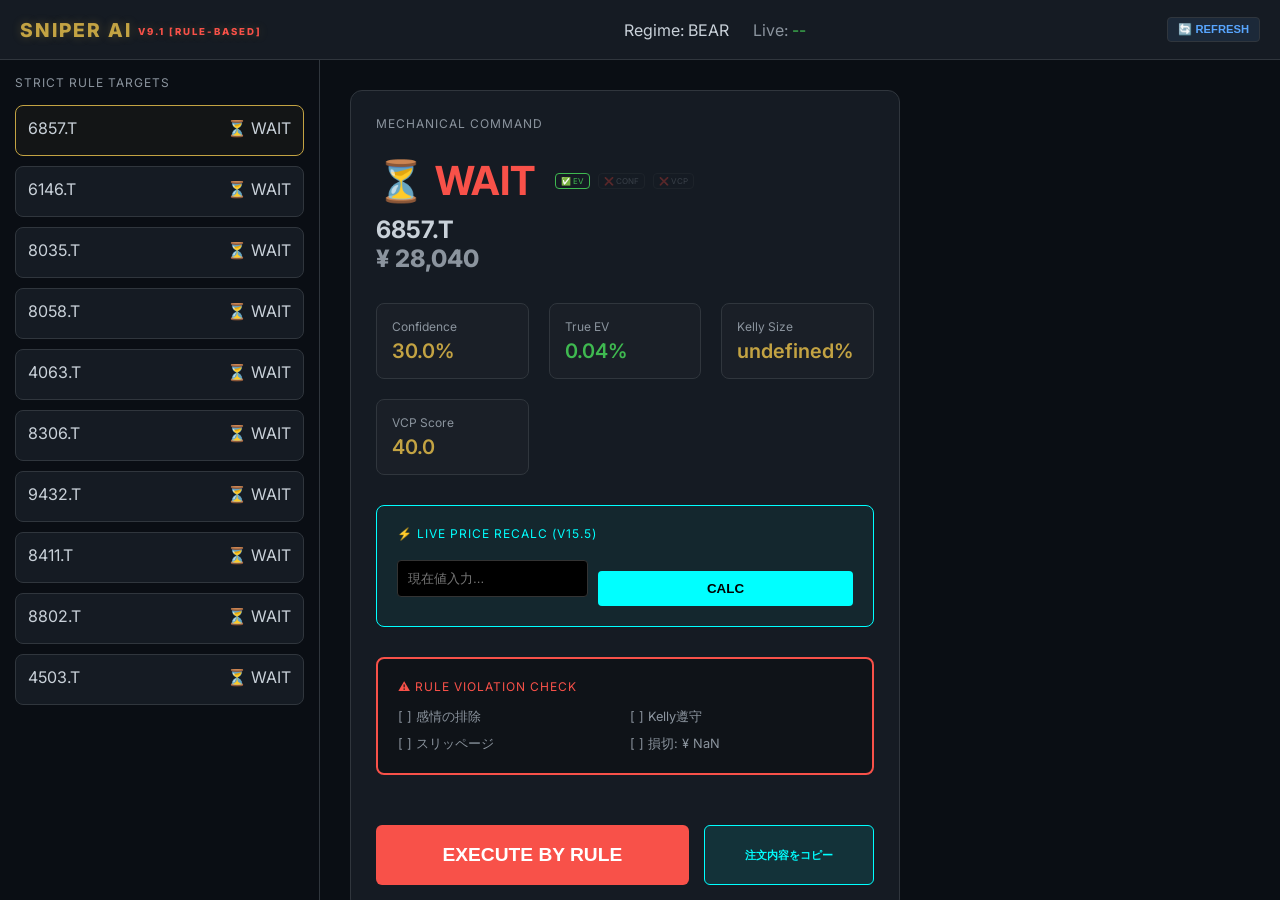
<file: index.html>
<!DOCTYPE html>
<html lang="ja">

<head>
    <meta charset="UTF-8">
    <meta name="viewport" content="width=device-width, initial-scale=1.0">
    <title>Sniper AI | Rule-Based Singularity</title>
    <link rel="stylesheet" href="index.css">
    <link rel="preconnect" href="https://fonts.googleapis.com">
    <link rel="preconnect" href="https://fonts.gstatic.com" crossorigin>
    <link href="https://fonts.googleapis.com/css2?family=Inter:wght@400;600;800&display=swap" rel="stylesheet">
</head>

<body>
    <div class="container">
        <!-- HEADER -->
        <header>
            <div class="logo">Sniper AI <span style="font-size: 0.6rem; vertical-align: middle; color: var(--accent-red);">V9.1 [RULE-BASED]</span></div>
            <div class="market-info">
                <span>Regime: <span id="market-regime">--</span></span>
                <span style="margin-left: 20px; color: var(--text-dim);">Live: <span id="last-update" style="color: var(--accent-green);">--</span></span>
            </div>
            <div class="market-status">
                <button onclick="loadData(true)" class="refresh-btn">🔄 REFRESH</button>
            </div>

        </header>

        <!-- LEFT NAV -->
        <nav id="ticker-list">
            <div class="section-title">Strict Rule Targets</div>
            <div id="targets-container"></div>
        </nav>

        <!-- MAIN VIEW -->
        <main>
            <div id="detail-pane" class="detail-view">
                <div style="display: flex; justify-content: space-between; align-items: flex-start;">
                    <div>
                        <div class="section-title">Mechanical Command</div>
                        <div style="display: flex; align-items: center; gap: 20px;">
                            <h1 id="val-rule" style="font-size: 2.5rem; color: var(--accent-red); margin: 10px 0;">SKIP</h1>
                            <div id="rule-evidence" style="display: flex; gap: 8px;"></div>
                        </div>
                        <h2 id="detail-symbol" style="cursor: pointer;" onclick="copyToClipboard(this.innerText)">----</h2>
                        <div id="detail-price" style="font-size: 1.5rem; font-weight: 800; color: var(--text-dim);">¥ ----</div>
                    </div>
                </div>

                <div class="grid-stats">
                    <div class="stat-box"><div class="stat-label">Confidence</div><div class="stat-value" id="val-confidence" style="color:var(--accent-gold);">--%</div></div>
                    <div class="stat-box"><div class="stat-label">True EV</div><div class="stat-value" id="val-ev" style="color:var(--accent-green);">--%</div></div>
                    <div class="stat-box"><div class="stat-label">Kelly Size</div><div class="stat-value" id="val-kelly" style="color:var(--accent-gold);">--%</div></div>
                    <div class="stat-box"><div class="stat-label">VCP Score</div><div class="stat-value" id="val-pattern" style="color:var(--accent-gold);">--</div></div>
                </div>

                <div style="margin-top: 30px; padding: 20px; background: rgba(0,255,255,0.05); border: 1px solid cyan; border-radius: 8px;">
                    <div class="section-title" style="margin-bottom: 10px; color: cyan;">⚡ LIVE PRICE RECALC (V15.5)</div>
                    <div style="display: flex; gap: 10px; align-items: center;">
                        <input type="number" id="live-price-input" placeholder="現在値入力..." style="flex: 1; background: #000; color: #fff; border: 1px solid #333; padding: 10px; border-radius: 4px;">
                        <button onclick="recalcEV()" style="background: cyan; color: #000; font-weight: 800; padding: 10px 20px; border-radius: 4px;">CALC</button>
                    </div>
                    <div id="recalc-result" style="margin-top: 15px; font-size: 0.9rem; display: none;">
                        <div style="display: flex; justify-content: space-between; margin-bottom: 5px;">
                            <span>Live EV: <span id="live-ev-val" style="font-weight: 800;">--%</span></span>
                            <span>Freshness: <span id="live-decay-val">--</span></span>
                        </div>
                        <div style="display: flex; justify-content: space-between;">
                            <span>Gap: <span id="live-gap-val">--%</span></span>
                        </div>
                        <div id="live-verdict" style="text-align: center; margin-top: 10px; font-size: 1.2rem; font-weight: 800; border-radius: 4px; padding: 10px; letter-spacing: 1px;">WAIT</div>
                    </div>
                </div>

                <div style="margin-top: 30px; padding: 20px; background: rgba(0,0,0,0.3); border: 2px solid var(--accent-red); border-radius: 8px;">
                    <div class="section-title" style="margin-bottom: 15px; color: var(--accent-red);">⚠️ RULE VIOLATION CHECK</div>
                    <div id="checklist" style="display: grid; grid-template-columns: 1fr 1fr; gap: 10px; font-size: 0.8rem; color: var(--text-dim);">
                        <div>[ ] 感情の排除</div><div>[ ] Kelly遵守</div><div>[ ] スリッページ</div><div>[ ] 損切: ¥ <span id="val-stoploss-inline">--</span></div>
                    </div>
                </div>

                <div style="margin-top: 30px; display: flex; gap: 15px;">
                    <button onclick="recordTrade()" style="flex: 2; height: 60px; font-size: 1.2rem; font-weight: 800; background: var(--accent-red); color: white;">EXECUTE BY RULE</button>
                    <button onclick="copyOrderDetails()" style="flex: 1; background: rgba(0,255,255,0.1); border: 1px solid cyan; color: cyan; font-size: 0.7rem;">注文内容をコピー</button>
                </div>
            </div>
        </main>
    </div>

    <script>
        let currentData = [];

        async function loadData(isRefresh = false) {
            try {
                if (isRefresh) {
                    // ボタンが押された時はサーバー側で最新データを取得させる
                    const btn = document.querySelector('.refresh-btn');
                    btn.innerText = "⏳ SYNCING...";
                    btn.disabled = true;
                    await fetch('/api/refresh', { method: 'POST' });
                    btn.innerText = "🔄 REFRESH";
                    btn.disabled = false;
                }

                const response = await fetch('database.csv');

                let csvText = await response.text();
                // Remove UTF-8 BOM if present
                csvText = csvText.replace(/^\ufeff/, '');
                const lines = csvText.trim().split('\n');
                const headers = lines[0].split(',').map(h => h.trim());

                currentData = lines.slice(1).map(line => {
                    const values = line.split(',');
                    let obj = {};
                    headers.forEach((header, i) => {
                        // Remove thousand separators from numeric fields
                        let val = values[i];
                        if (val && /^[0-9,]+(\.[0-9]+)?$/.test(val)) {
                            val = val.replace(/,/g, '');
                        }
                        obj[header] = val;
                    });
                    return obj;
                });

                if (currentData.length > 0) {
                    document.getElementById('market-regime').innerText = currentData[0].regime || '--';
                    document.getElementById('last-update').innerText = currentData[0].last_update || '--';
                    renderTickerList(currentData);
                    // 選択中の銘柄があれば詳細を更新、なければトップを表示
                    const activeTicker = document.getElementById('detail-symbol').innerText;
                    if (activeTicker && activeTicker !== '----') {
                        showDetail(activeTicker);
                    } else {
                        showDetail(currentData[0].ticker);
                    }
                }
            } catch (e) { console.error("CSV Load Error:", e); }
        }

        function renderTickerList(data) {
            const container = document.getElementById('targets-container');
            container.innerHTML = '';
            data.forEach(item => {
                const card = document.createElement('div');
                card.className = 'ticker-card';
                card.onclick = () => showDetail(item.ticker);
                card.id = `card-${item.ticker}`;
                card.innerHTML = `<div class="ticker-header"><span>${item.ticker}</span><span>${item.mechanical_rule || 'SKIP'}</span></div>`;
                container.appendChild(card);
            });
        }

        function showDetail(ticker) {
            const item = currentData.find(d => d.ticker === ticker);
            if (!item) return;

            document.querySelectorAll('.ticker-card').forEach(c => c.classList.remove('active'));
            const active = document.getElementById(`card-${ticker}`);
            if (active) active.classList.add('active');

            document.getElementById('detail-symbol').innerText = item.ticker;
            document.getElementById('detail-price').innerText = `¥ ${parseFloat(item.price).toLocaleString()}`;
            document.getElementById('val-rule').innerText = item.mechanical_rule || 'SKIP';
            document.getElementById('val-rule').style.color = (item.mechanical_rule === '🎯 STRONG ENTRY') ? 'var(--accent-green)' : 'var(--accent-red)';
            
            document.getElementById('val-ev').innerText = `${item.true_ev}%`;
            document.getElementById('val-kelly').innerText = `${item.kelly_size}%`;
            document.getElementById('val-confidence').innerText = `${item.confidence || '0'}%`;
            document.getElementById('val-pattern').innerText = item.pattern_score || '0';
            document.getElementById('val-stoploss-inline').innerText = parseFloat(item.stop_loss).toLocaleString();
            
            // Reset recalc UI
            document.getElementById('live-price-input').value = '';
            document.getElementById('recalc-result').style.display = 'none';

            const evidence = document.getElementById('rule-evidence');
            evidence.innerHTML = '';
            const conds = [
                { label: 'EV', pass: parseFloat(item.true_ev) > 0.02 },
                { label: 'CONF', pass: parseFloat(item.confidence) > 70 },
                { label: 'VCP', pass: parseFloat(item.pattern_score) > 70 }
            ];
            conds.forEach(c => {
                const dot = document.createElement('div');
                dot.style.cssText = `font-size:0.5rem; padding:2px 5px; border:1px solid ${c.pass?'var(--accent-green)':'var(--border-color)'}; color:${c.pass?'var(--accent-green)':'var(--text-dim)'}; opacity:${c.pass?1:0.3}; border-radius:4px;`;
                dot.innerText = `${c.pass?'✅':'❌'} ${c.label}`;
                evidence.appendChild(dot);
            });
        }

        function copyOrderDetails() {
            const ticker = document.getElementById('detail-symbol').innerText;
            const price = document.getElementById('detail-price').innerText;
            const sl = document.getElementById('val-stoploss-inline').innerText;
            const text = `【Sniper AI】\n銘柄: ${ticker}\n価格: ${price}\n損切: ¥ ${sl}`;
            navigator.clipboard.writeText(text);
            alert("Copied!");
        }

        async function recalcEV() {
            const ticker = document.getElementById('detail-symbol').innerText;
            const livePrice = document.getElementById('live-price-input').value;
            if (!livePrice) return;

            try {
                const response = await fetch('/api/recalc', {
                    method: 'POST',
                    headers: { 'Content-Type': 'application/json' },
                    body: JSON.stringify({ ticker: ticker, live_price: livePrice })
                });
                const res = await response.json();
                if (res.status === 'success') {
                    document.getElementById('recalc-result').style.display = 'block';
                    const evVal = document.getElementById('live-ev-val');
                    evVal.innerText = `${res.new_ev}%`;
                    evVal.style.color = res.new_ev > 0 ? 'var(--accent-green)' : 'var(--accent-red)';
                    
                    document.getElementById('live-gap-val').innerText = `${res.gap > 0 ? '+' : ''}${res.gap}%`;
                    document.getElementById('live-decay-val').innerText = `${Math.round(res.time_decay * 100)}%`;
                    
                    const verdict = document.getElementById('live-verdict');
                    verdict.innerText = res.verdict;
                    
                    if (res.verdict === '🚫 TOO LATE') {
                        verdict.style.background = '#333';
                        verdict.style.color = 'var(--accent-red)';
                        verdict.style.boxShadow = 'none';
                    } else if (res.verdict.includes('STRONG')) {
                        verdict.style.background = 'var(--accent-gold)';
                        verdict.style.color = '#000';
                        verdict.style.boxShadow = '0 0 20px var(--accent-gold)';
                    } else if (res.verdict.includes('GO')) {
                        verdict.style.background = 'var(--accent-green)';
                        verdict.style.color = '#000';
                        verdict.style.boxShadow = 'none';
                    } else if (res.verdict.includes('WEAK')) {
                        verdict.style.background = 'rgba(255,255,255,0.1)';
                        verdict.style.color = 'var(--accent-gold)';
                        verdict.style.border = '1px solid var(--accent-gold)';
                        verdict.style.boxShadow = 'none';
                    } else {
                        verdict.style.background = 'var(--accent-red)';
                        verdict.style.color = '#fff';
                        verdict.style.boxShadow = 'none';
                    }
                }
            } catch (e) { console.error("Recalc Error:", e); }
        }

        function recordTrade() { alert("Recorded!"); }
        function copyToClipboard(text) { navigator.clipboard.writeText(text); alert("Ticker Copied!"); }

        loadData();
        setInterval(loadData, 10000); // 10秒おきに最新の database.csv をチェック
    </script>
</body>
</html>
</file>
<file: index.css>
:root {
  --bg-dark: #0a0e14;
  --card-bg: #151b23;
  --accent-gold: #c3a343;
  --accent-blue: #58a6ff;
  --accent-green: #3fb950;
  --accent-red: #f85149;
  --text-main: #c9d1d9;
  --text-dim: #8b949e;
  --border-color: #30363d;
  --neon-glow: 0 0 10px rgba(195, 163, 67, 0.3);
}

* {
  box-sizing: border-box;
  margin: 0;
  padding: 0;
}

body {
  background-color: var(--bg-dark);
  color: var(--text-main);
  font-family: 'Inter', -apple-system, sans-serif;
  overflow: hidden; /* We use internal scrolling */
  height: 100vh;
}

/* --- Layout --- */
.container {
  display: grid;
  grid-template-areas: 
    "header header header"
    "nav main side";
  grid-template-columns: 320px 1fr 350px;
  grid-template-rows: 60px 1fr;
  height: 100vh;
}

header {
  grid-area: header;
  background-color: var(--card-bg);
  border-bottom: 1px solid var(--border-color);
  display: flex;
  align-items: center;
  justify-content: space-between;
  padding: 0 20px;
  z-index: 100;
}

.logo {
  font-size: 1.2rem;
  font-weight: 800;
  color: var(--accent-gold);
  text-transform: uppercase;
  letter-spacing: 2px;
  text-shadow: var(--neon-glow);
}

.market-status {
  display: flex;
  align-items: center;
  gap: 15px;
  font-size: 0.85rem;
}

#sync-status {
  white-space: nowrap;
  opacity: 0.8;
}

.status-badge {
  padding: 4px 12px;
  border-radius: 20px;
  background: rgba(88, 166, 255, 0.1);
  border: 1px solid var(--accent-blue);
  color: var(--accent-blue);
}

.status-badge.bull {
  border-color: var(--accent-green);
  color: var(--accent-green);
}

/* --- Navigation / Ticker List --- */
nav {
  grid-area: nav;
  background-color: var(--bg-dark);
  border-right: 1px solid var(--border-color);
  overflow-y: auto;
  padding: 15px;
}

.section-title {
  font-size: 0.75rem;
  color: var(--text-dim);
  text-transform: uppercase;
  margin-bottom: 15px;
  letter-spacing: 1px;
}

.ticker-card {
  background: var(--card-bg);
  border: 1px solid var(--border-color);
  padding: 12px;
  border-radius: 8px;
  margin-bottom: 10px;
  cursor: pointer;
  transition: all 0.2s ease;
}

.ticker-card:hover {
  border-color: var(--accent-gold);
  box-shadow: var(--neon-glow);
}

.ticker-card.active {
  background: rgba(195, 163, 67, 0.05);
  border-color: var(--accent-gold);
}

.ticker-header {
  display: flex;
  justify-content: space-between;
  margin-bottom: 5px;
}

.ticker-symbol {
  font-weight: 600;
}

.ticker-score {
  color: var(--accent-gold);
  font-size: 0.9rem;
}

.ticker-stars {
  font-size: 0.8rem;
  letter-spacing: 2px;
}

/* --- Main View --- */
main {
  grid-area: main;
  padding: 30px;
  overflow-y: auto;
}

.defense-label {
  font-size: 0.6rem;
  background: var(--accent-gold);
  color: black;
  padding: 1px 4px;
  border-radius: 3px;
  margin-left: 5px;
  font-weight: 800;
}

.detail-view {
  background: var(--card-bg);
  border-radius: 12px;
  padding: 25px;
  border: 1px solid var(--border-color);
}

.price-main {
  font-size: 3rem;
  font-weight: 800;
  margin: 10px 0;
}

.grid-stats {
  display: grid;
  grid-template-columns: repeat(3, 1fr);
  gap: 20px;
  margin-top: 30px;
}

.stat-box {
  background: rgba(255, 255, 255, 0.02);
  padding: 15px;
  border-radius: 8px;
  border: 1px solid var(--border-color);
}

.stat-label {
  font-size: 0.75rem;
  color: var(--text-dim);
  margin-bottom: 5px;
}

.stat-value {
  font-size: 1.25rem;
  font-weight: 600;
}

/* --- Sidebar (Portfolio) --- */
aside {
  grid-area: side;
  background-color: var(--card-bg);
  border-left: 1px solid var(--border-color);
  padding: 20px;
  overflow-y: auto;
}

.portfolio-card {
  background: rgba(255, 255, 255, 0.03);
  padding: 15px;
  border-radius: 10px;
  margin-bottom: 15px;
}

button {
  width: 100%;
  padding: 12px;
  background: var(--accent-gold);
  border: none;
  border-radius: 6px;
  color: black;
  font-weight: 700;
  cursor: pointer;
  margin-top: 20px;
  transition: opacity 0.2s;
}

button:hover {
  opacity: 0.9;
}

.refresh-btn {
  background: rgba(88, 166, 255, 0.1);
  border: 1px solid var(--border-color);
  color: var(--accent-blue);
  font-size: 0.7rem;
  font-weight: 600;
  padding: 5px 10px;
  margin-top: 0;
  width: auto;
  border-radius: 4px;
  cursor: pointer;
  transition: all 0.2s ease;
  display: flex;
  align-items: center;
  gap: 5px;
}

.refresh-btn:hover {
  border-color: var(--accent-blue);
  background: rgba(88, 166, 255, 0.2);
  transform: translateY(-1px);
}
</file>
